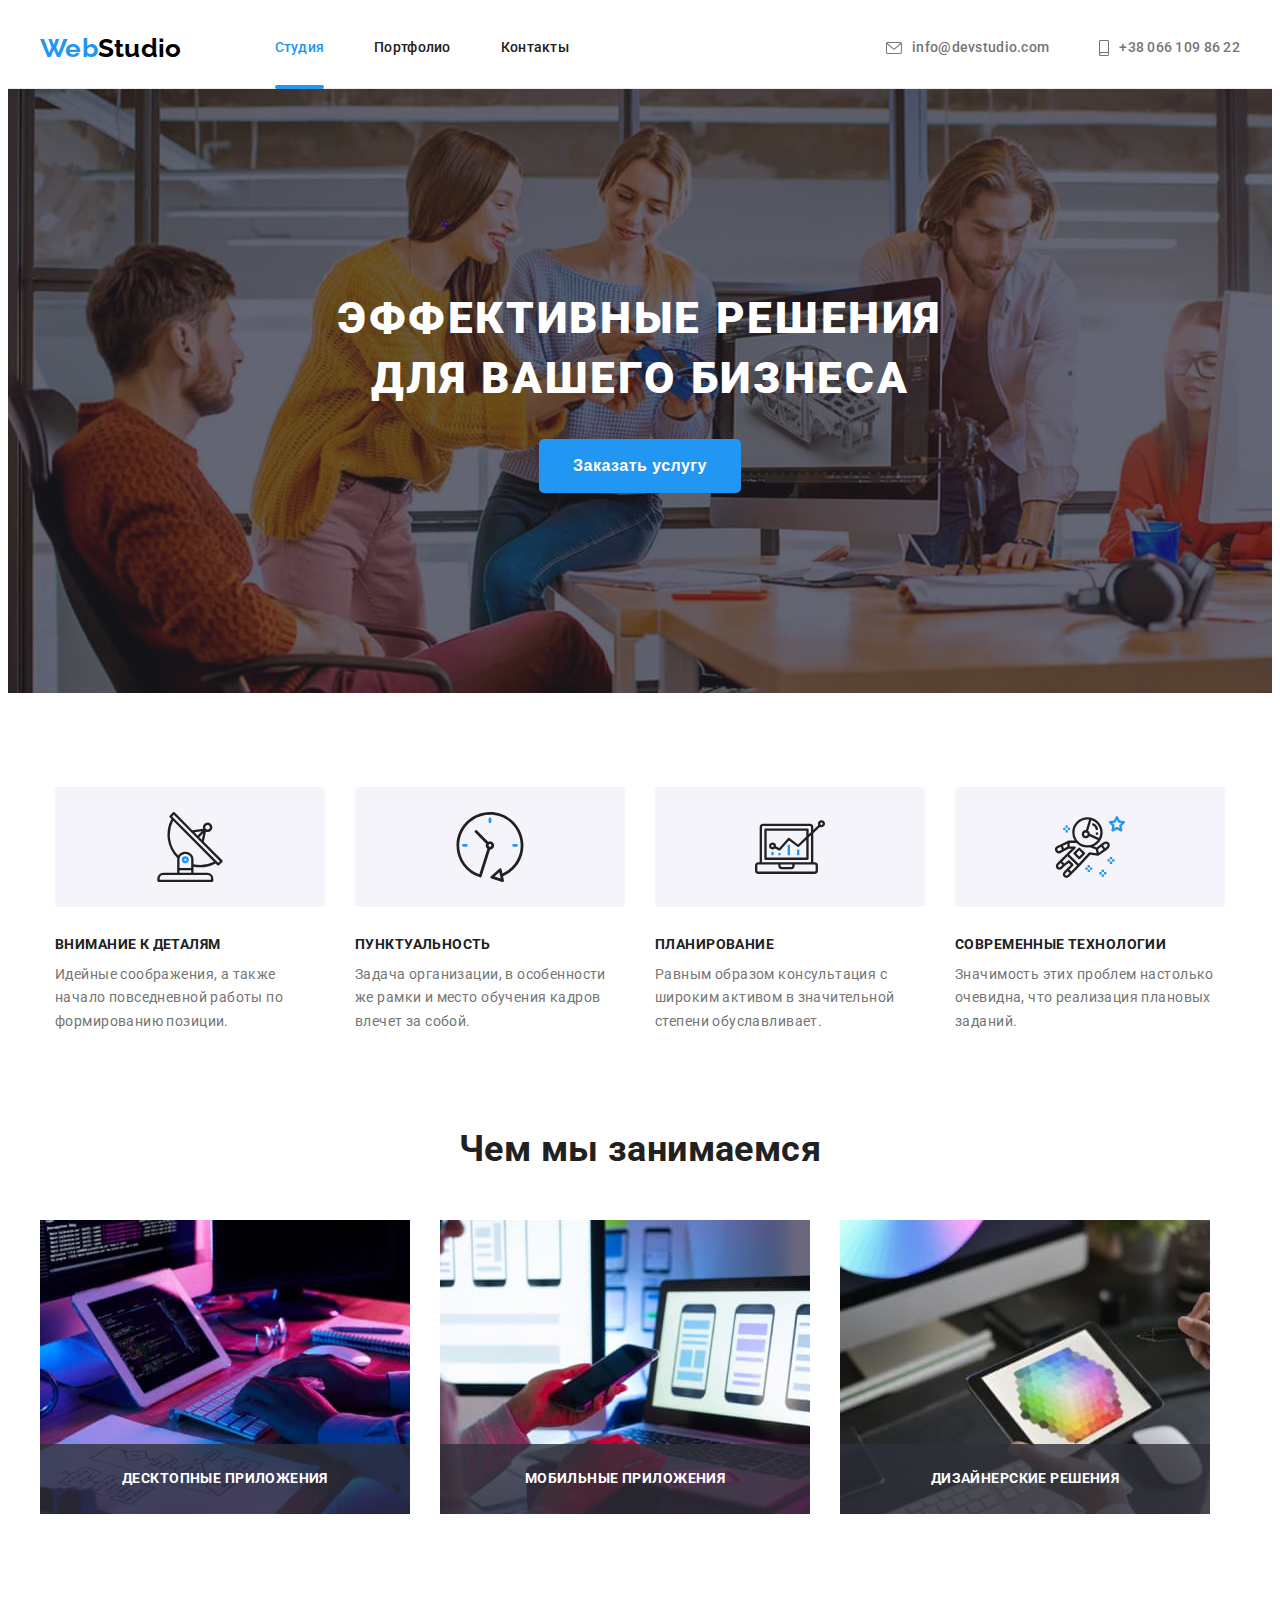
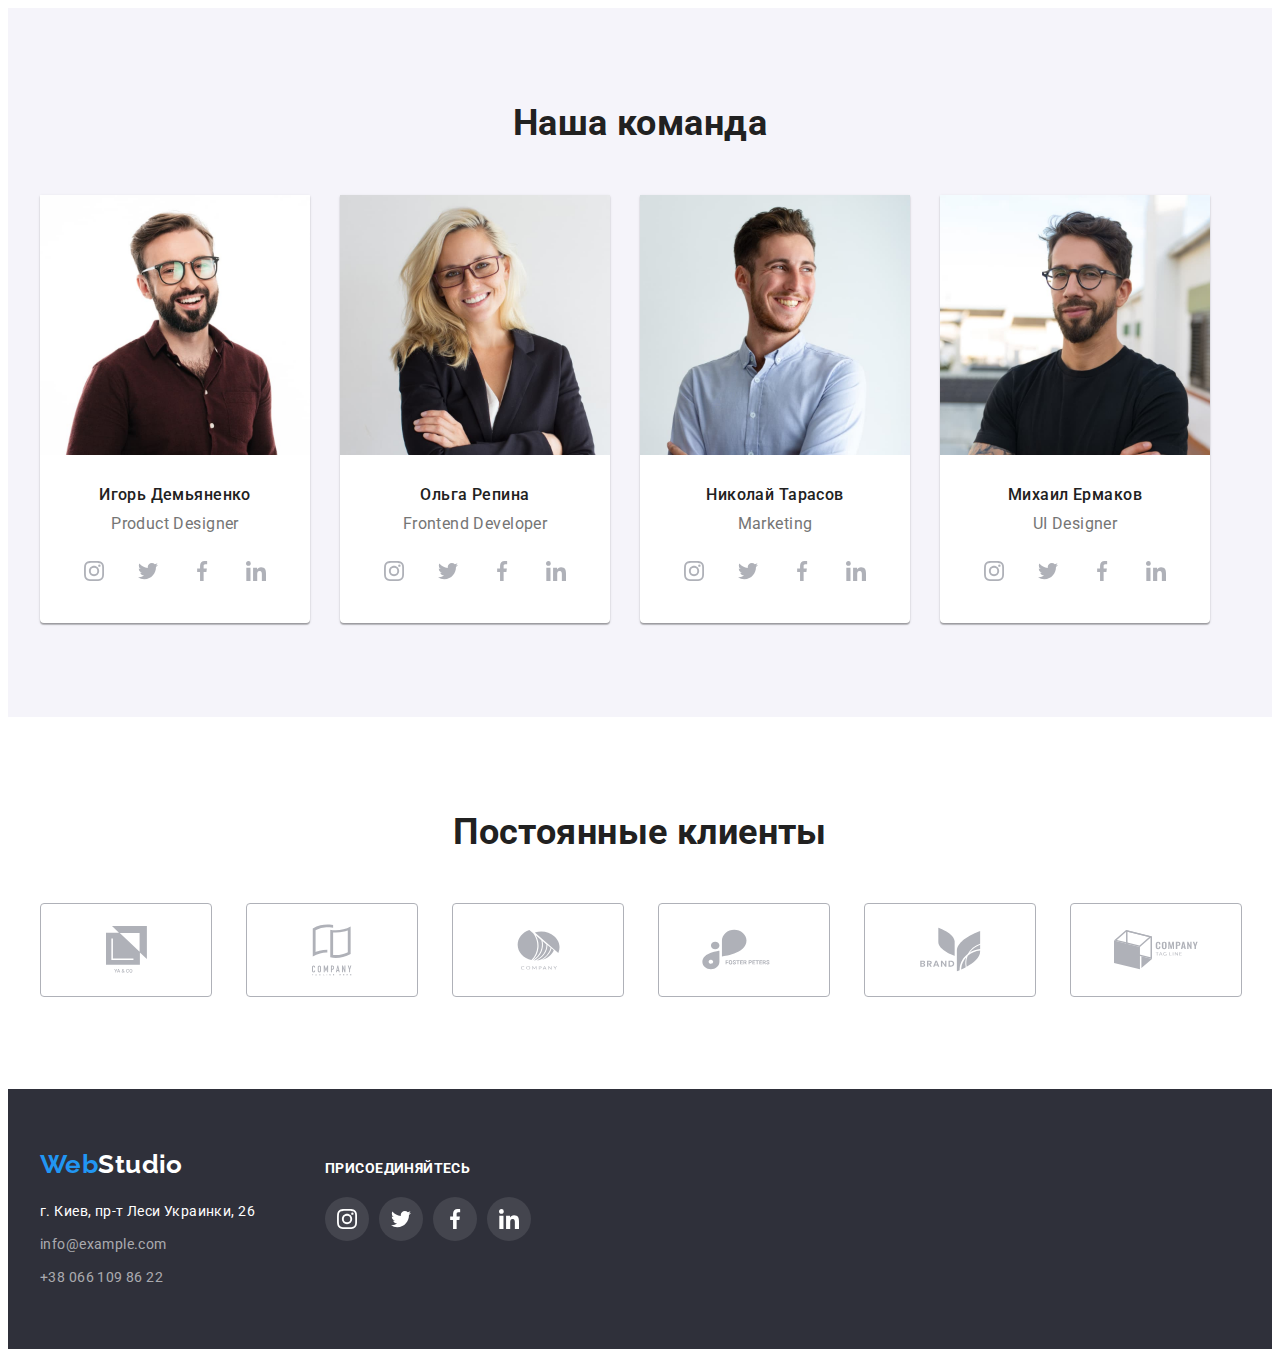
<file: index.html>
<!DOCTYPE html>
<html lang="ru">
  <head>
    <meta charset="UTF-8" />
    <meta http-equiv="X-UA-Compatible" content="IE=edge" />
    <meta name="viewport" content="width=device-width, initial-scale=1.0" />
    <title>Студия</title>

    <link rel="preconnect" href="https://fonts.googleapis.com" />
    <link rel="preconnect" href="https://fonts.gstatic.com" crossorigin />
    <link
      href="https://fonts.googleapis.com/css2?family=Raleway:wght@700&family=Roboto:wght@400;500;700;900&display=swap"
      rel="stylesheet"
    />
    <link
      rel="stylesheet"
      href="https://cdnjs.cloudflare.com/ajax/libs/modern-normalize/1.1.0/modern-normalize.min.css"
      integrity="sha512-wpPYUAdjBVSE4KJnH1VR1HeZfpl1ub8YT/NKx4PuQ5NmX2tKuGu6U/JRp5y+Y8XG2tV+wKQpNHVUX03MfMFn9Q=="
      crossorigin="anonymous"
      referrerpolicy="no-referrer"
    />
    <link rel="stylesheet" href="./css/styles.css" />
  </head>
  <body>
    <!-- Шапка сайта -->
    <header class="line">
      <div class="nav-menu main-menu container">
        <nav class="nav-menu main-menu">
          <a href="./index.html" class="logo"> <span>Web</span>Studio</a>
          <ul class="list menu">
            <li class="item"><a href="./index.html" class="link current">Студия</a></li>
            <li class="item"><a href="./portfolio.html" class="link">Портфолио</a></li>
            <li class="item"><a href="" class="link">Контакты</a></li>
          </ul>
        </nav>
        <!-- <div class="main-menu"> -->
        <!-- </div> -->
        <div class="nav-menu contact-menu">
          <ul class="list group">
            <li class="contact-info">
              <a href="mailto:info@devstudio.com" class="contacts">
                <svg class="contact-icon" height="12" width="16">
                  <use href="./images/icons.svg#icon-envelope"></use>
                </svg>
                info@devstudio.com
              </a>
            </li>
            <li class="contact-info">
              <a href="tel:+380661098622" class="contacts">
                <svg class="contact-icon" height="16" width="10">
                  <use href="./images/icons.svg#icon-smartphone"></use>
                </svg>
                +38 066 109 86 22
              </a>
            </li>
          </ul>
        </div>
      </div>
    </header>
    <main>
      <!-- Герой -->
      <section class="hero section-hero">
        <div class="container">
          <h1 class="hero-title">Эффективные решения для вашего бизнеса</h1>
          <button type="button" class="button order" data-modal-open>Заказать услугу</button>
        </div>
      </section>
      <!-- Особености -->
      <section class="section">
        <div class="container">
          <h2 class="headline visually-hidden">Особености</h2>
          <ul class="list features-flex">
            <li class="features-element">
              <div class="features-icon">
                <svg class="features-item" height="70" width="70">
                  <use href="./images/icons.svg#icon-antenna"></use>
                </svg>
              </div>
              <h3 class="title">Внимание к деталям</h3>
              <p class="text">
                Идейные соображения, а также начало повседневной работы по формированию позиции.
              </p>
            </li>
            <li class="features-element">
              <div class="features-icon">
                <svg class="features-item" height="70" width="70">
                  <use href="./images/icons.svg#icon-clock"></use>
                </svg>
              </div>
              <h3 class="title">Пунктуальность</h3>
              <p class="text">
                Задача организации, в особенности же рамки и место обучения кадров влечет за собой.
              </p>
            </li>
            <li class="features-element">
              <div class="features-icon">
                <svg class="features-item" height="70" width="70">
                  <use href="./images/icons.svg#icon-diagram"></use>
                </svg>
              </div>
              <h3 class="title">Планирование</h3>
              <p class="text">
                Равным образом консультация с широким активом в значительной степени обуславливает.
              </p>
            </li>
            <li class="features-element">
              <div class="features-icon">
                <svg class="features-item" height="70" width="70">
                  <use href="./images/icons.svg#icon-astronaut"></use>
                </svg>
              </div>
              <h3 class="title">Современные технологии</h3>
              <p class="text">
                Значимость этих проблем настолько очевидна, что реализация плановых заданий.
              </p>
            </li>
          </ul>
        </div>
      </section>

      <section class="section hide">
        <div class="container">
          <h2 class="headline">Чем мы занимаемся</h2>
          <ul class="list jobs">
            <li class="example">
              <div class="jobs-thumb">
                <img src="./images/box1.jpg" alt="планшет и клавиатура" />
                <div class="jobs-action">
                  <p class="jobs-text">Десктопные приложения</p>
                </div>
              </div>
            </li>
            <li class="example">
              <div class="jobs-thumb">
                <img src="./images/box2.jpg" alt="мобильный телефон" />
                <div class="jobs-action">
                  <p class="jobs-text">Мобильные приложения</p>
                </div>
              </div>
            </li>
            <li class="example">
              <div class="jobs-thumb">
                <img src="./images/box3.jpg" alt="графический планшет" />
                <div class="jobs-action">
                  <p class="jobs-text">Дизайнерские решения</p>
                </div>
              </div>
            </li>
          </ul>
        </div>
      </section>

      <section class="team section">
        <div class="container">
          <h2 class="headline team">Наша команда</h2>
          <ul class="list teammates">
            <li class="cards">
              <img
                src="./images/person1.jpg"
                alt="фото Игоря Демьяненок"
                width="270"
                height="260"
              />
              <div class="info">
                <h3 class="name">Игорь Демьяненко</h3>
                <p lang="en" class="position">Product Designer</p>
                <ul class="list social-links">
                  <li class="social-bar">
                    <a class="items" href="#"
                      ><svg height="20" width="20">
                        <use href="./images/icons.svg#icon-instagram"></use>
                      </svg>
                    </a>
                  </li>
                  <li class="social-bar">
                    <a class="items" href="#"
                      ><svg height="20" width="20">
                        <use href="./images/icons.svg#icon-twitter"></use>
                      </svg>
                    </a>
                  </li>
                  <li class="social-bar">
                    <a class="items" href="#"
                      ><svg height="20" width="20">
                        <use href="./images/icons.svg#icon-facebook"></use>
                      </svg>
                    </a>
                  </li>
                  <li class="social-bar">
                    <a class="items" href="#"
                      ><svg height="20" width="20">
                        <use href="./images/icons.svg#icon-linkedin"></use>
                      </svg>
                    </a>
                  </li>
                </ul>
              </div>
            </li>
            <li class="cards">
              <img src="./images/person2.jpg" alt="фото Ольги Репиной" width="270" height="260" />
              <div class="info">
                <h3 class="name">Ольга Репина</h3>
                <p lang="en" class="position">Frontend Developer</p>
                <ul class="list social-links">
                  <li class="social-bar">
                    <a class="items" href="#"
                      ><svg height="20" width="20">
                        <use href="./images/icons.svg#icon-instagram"></use>
                      </svg>
                    </a>
                  </li>
                  <li class="social-bar">
                    <a class="items" href="#"
                      ><svg height="20" width="20">
                        <use href="./images/icons.svg#icon-twitter"></use>
                      </svg>
                    </a>
                  </li>
                  <li class="social-bar">
                    <a class="items" href="#"
                      ><svg height="20" width="20">
                        <use href="./images/icons.svg#icon-facebook"></use>
                      </svg>
                    </a>
                  </li>
                  <li class="social-bar">
                    <a class="items" href="#"
                      ><svg height="20" width="20">
                        <use href="./images/icons.svg#icon-linkedin"></use>
                      </svg>
                    </a>
                  </li>
                </ul>
              </div>
            </li>
            <li class="cards">
              <img
                src="./images/person3.jpg"
                alt="фото Николая Тарасова"
                width="270"
                height="260"
              />
              <div class="info">
                <h3 class="name">Николай Тарасов</h3>
                <p lang="en" class="position">Marketing</p>
                <ul class="list social-links">
                  <li class="social-bar">
                    <a class="items" href="#"
                      ><svg height="20" width="20">
                        <use href="./images/icons.svg#icon-instagram"></use>
                      </svg>
                    </a>
                  </li>
                  <li class="social-bar">
                    <a class="items" href="#"
                      ><svg height="20" width="20">
                        <use href="./images/icons.svg#icon-twitter"></use>
                      </svg>
                    </a>
                  </li>
                  <li class="social-bar">
                    <a class="items" href="#"
                      ><svg height="20" width="20">
                        <use href="./images/icons.svg#icon-facebook"></use>
                      </svg>
                    </a>
                  </li>
                  <li class="social-bar">
                    <a class="items" href="#"
                      ><svg height="20" width="20">
                        <use href="./images/icons.svg#icon-linkedin"></use>
                      </svg>
                    </a>
                  </li>
                </ul>
              </div>
            </li>
            <li class="cards">
              <img
                src="./images/person4.jpg"
                alt="фото Михаила Ермакова"
                width="270"
                height="260"
              />
              <div class="info">
                <h3 class="name">Михаил Ермаков</h3>
                <p lang="en" class="position">UI Designer</p>
                <ul class="list social-links">
                  <li class="social-bar">
                    <a class="items" href="#"
                      ><svg height="20" width="20">
                        <use href="./images/icons.svg#icon-instagram"></use>
                      </svg>
                    </a>
                  </li>
                  <li class="social-bar">
                    <a class="items" href="#"
                      ><svg height="20" width="20">
                        <use href="./images/icons.svg#icon-twitter"></use>
                      </svg>
                    </a>
                  </li>
                  <li class="social-bar">
                    <a class="items" href="#"
                      ><svg height="20" width="20">
                        <use href="./images/icons.svg#icon-facebook"></use>
                      </svg>
                    </a>
                  </li>
                  <li class="social-bar">
                    <a class="items" href="#"
                      ><svg height="20" width="20">
                        <use href="./images/icons.svg#icon-linkedin"></use>
                      </svg>
                    </a>
                  </li>
                </ul>
              </div>
            </li>
          </ul>
        </div>
      </section>
      <section class="section">
        <div class="container">
          <h2 class="headline">Постоянные клиенты</h2>
          <ul class="list clients">
            <li class="partners">
              <a class="company-logo" href="#"
                ><svg width="41" height="47">
                  <use href="./images/icons.svg#icon-logo-yaco"></use>
                </svg>
              </a>
            </li>
            <li class="partners">
              <a class="company-logo" href="#"
                ><svg width="40" height="52">
                  <use href="./images/icons.svg#icon-logo-tagline"></use>
                </svg>
              </a>
            </li>
            <li class="partners">
              <a class="company-logo" href="#"
                ><svg width="43" height="41">
                  <use href="./images/icons.svg#icon-logo-company"></use>
                </svg>
              </a>
            </li>
            <li class="partners">
              <a class="company-logo" href="#"
                ><svg width="84" height="41">
                  <use href="./images/icons.svg#icon-logo-foster"></use>
                </svg>
              </a>
            </li>
            <li class="partners">
              <a class="company-logo" href="#"
                ><svg width="63" height="45">
                  <use href="./images/icons.svg#icon-logo-brand"></use>
                </svg>
              </a>
            </li>
            <li class="partners">
              <a class="company-logo" href="#"
                ><svg width="84" height="41">
                  <use href="./images/icons.svg#icon-logo-comtag"></use>
                </svg>
              </a>
            </li>
          </ul>
        </div>
      </section>
    </main>

    <footer class="footer bot">
      <div class="container content">
        <div>
          <a href="./index.html" class="logo-title"> <span class="logo bottom">Web</span>Studio</a>
          <address>
            <ul class="list contacts">
              <li class="address-bottom">
                <a
                  href="https://goo.gl/maps/bymyzsBZVKp1gUPQ6"
                  target="_blank"
                  rel="noopener noreferrer"
                  class="footer"
                  >г. Киев, пр-т Леси Украинки, 26</a
                >
              </li>
              <li class="address-bottom">
                <a href="mailto:info@example.com" class="footer link">info@example.com</a>
              </li>
              <li class="address-bottom">
                <a href="tel:+380661098622" class="footer link">+38 066 109 86 22</a>
              </li>
            </ul>
          </address>
        </div>
        <div class="join-us-section">
          <p class="text">присоединяйтесь</p>
          <ul class="list join-us-links">
            <li class="social-bar">
              <a class="items" href="#"
                ><svg height="20" width="20">
                  <use href="./images/icons.svg#icon-instagram"></use>
                </svg>
              </a>
            </li>
            <li class="social-bar">
              <a class="items" href="#"
                ><svg height="20" width="20">
                  <use href="./images/icons.svg#icon-twitter"></use>
                </svg>
              </a>
            </li>
            <li class="social-bar">
              <a class="items" href="#"
                ><svg height="20" width="20">
                  <use href="./images/icons.svg#icon-facebook"></use>
                </svg>
              </a>
            </li>
            <li class="social-bar">
              <a class="items" href="#"
                ><svg height="20" width="20">
                  <use href="./images/icons.svg#icon-linkedin"></use>
                </svg>
              </a>
            </li>
          </ul>
        </div>
      </div>
    </footer>
    <div class="backdrop is-hidden" data-modal>
      <div class="modal">
        <div class="close-btn">
          <button class="item" data-modal-close>
            <svg height="20" width="20">
              <use href="./images/icons.svg#icon-close-black"></use>
            </svg>
          </button>
        </div>
      </div>
    </div>
    <script src="./js/modal.js"></script>
  </body>
</html>
</file>
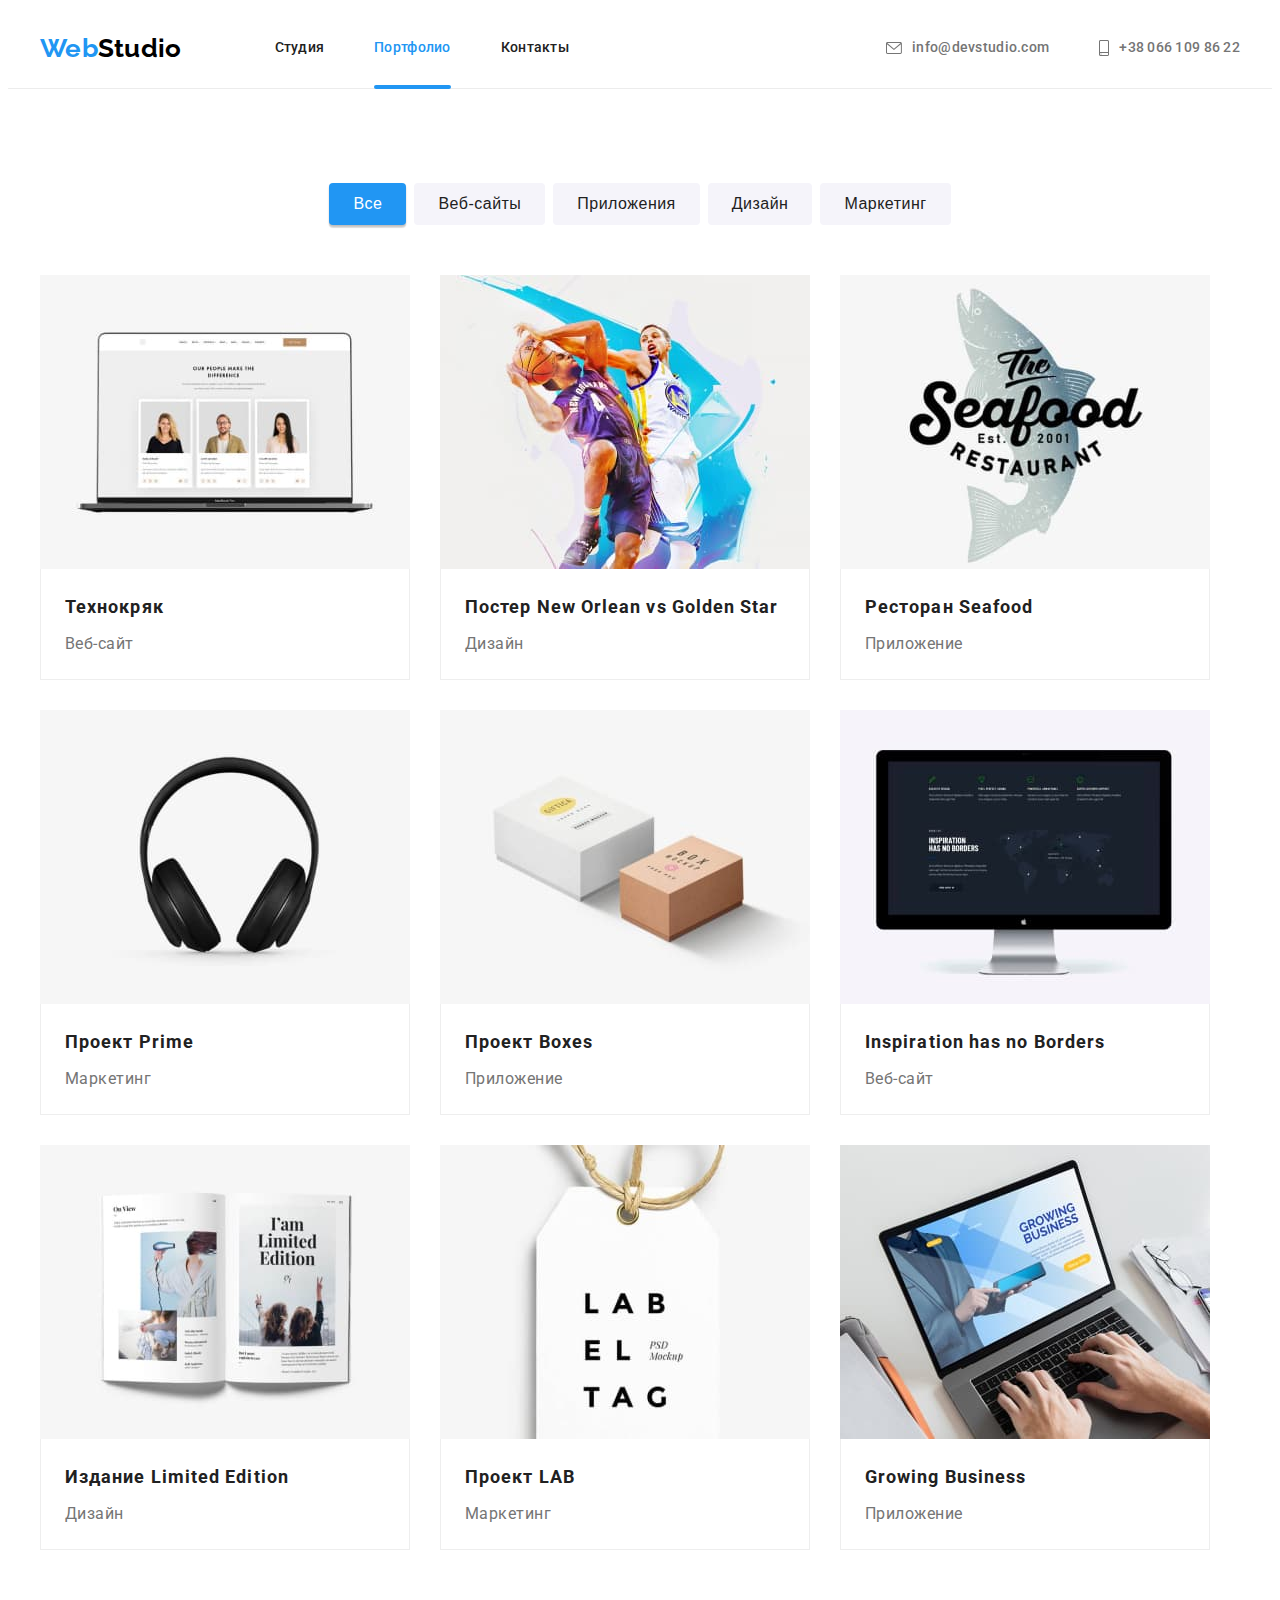
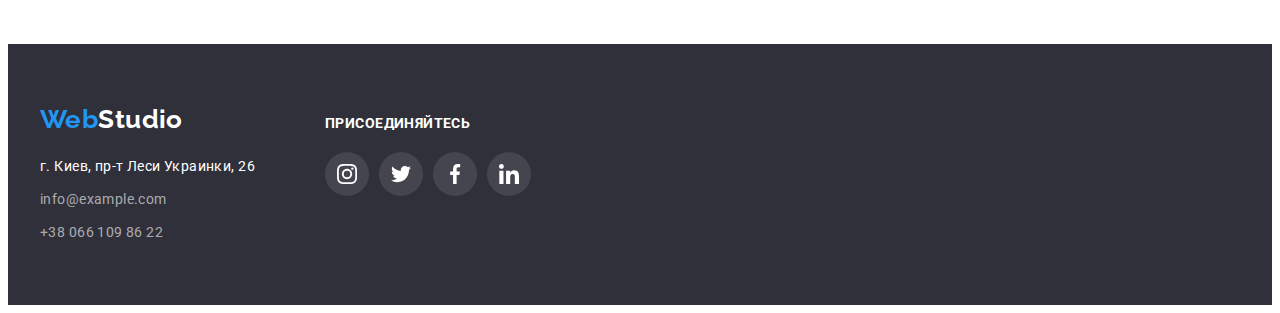
<file: portfolio.html>
<!DOCTYPE html>
<html lang="ru">
  <head>
    <meta charset="UTF-8" />
    <meta http-equiv="X-UA-Compatible" content="IE=edge" />
    <meta name="viewport" content="width=device-width, initial-scale=1.0" />
    <title>Портфолио</title>

    <link rel="preconnect" href="https://fonts.googleapis.com" />
    <link rel="preconnect" href="https://fonts.gstatic.com" crossorigin />
    <link
      href="https://fonts.googleapis.com/css2?family=Raleway:wght@700&family=Roboto:wght@400;500;700;900&display=swap"
      rel="stylesheet"
    />
    <link
      rel="stylesheet"
      href="https://cdnjs.cloudflare.com/ajax/libs/modern-normalize/1.1.0/modern-normalize.min.css"
      integrity="sha512-wpPYUAdjBVSE4KJnH1VR1HeZfpl1ub8YT/NKx4PuQ5NmX2tKuGu6U/JRp5y+Y8XG2tV+wKQpNHVUX03MfMFn9Q=="
      crossorigin="anonymous"
      referrerpolicy="no-referrer"
    />
    <link rel="stylesheet" href="./css/styles.css" />
  </head>
  <body>
    <!-- Шапка сайта -->
    <header class="line">
      <div class="nav-menu main-menu container">
        <nav class="nav-menu main-menu">
          <a href="./index.html" class="logo"> <span>Web</span>Studio</a>
          <ul class="list menu">
            <li class="item"><a href="./index.html" class="link">Студия</a></li>
            <li class="item"><a href="./portfolio.html" class="link current">Портфолио</a></li>
            <li class="item"><a href="" class="link">Контакты</a></li>
          </ul>
        </nav>
        <!-- <div class="main-menu"> -->
        <!-- </div> -->
        <div class="nav-menu contact-menu">
          <ul class="list group">
            <li class="contact-info">
              <a href="mailto:info@devstudio.com" class="contacts">
                <svg class="contact-icon" height="12" width="16">
                  <use href="./images/icons.svg#icon-envelope"></use>
                </svg>
                info@devstudio.com
              </a>
            </li>
            <li class="contact-info">
              <a href="tel:+380661098622" class="contacts">
                <svg class="contact-icon" height="16" width="10">
                  <use href="./images/icons.svg#icon-smartphone"></use>
                </svg>
                +38 066 109 86 22
              </a>
            </li>
          </ul>
        </div>
      </div>
    </header>
    <main>
      <!--main-->
      <!--button section-->
      <!-- <section>
        
      </section> -->
      <!-- Our projects -->
      <section class="section">
        <div class="container">
          <ul class="list filtres">
            <li class="type"><button type="button" class="button select">Все</button></li>
            <li class="type"><button type="button" class="button">Веб-сайты</button></li>
            <li class="type"><button type="button" class="button">Приложения</button></li>
            <li class="type"><button type="button" class="button">Дизайн</button></li>
            <li class="type"><button type="button" class="button">Маркетинг</button></li>
          </ul>
          <h1 class="headline visually-hidden">Наши проекты</h1>
          <ul class="list portfolio-filtration">
            <li class="portfolio-item">
              <a href="" class="portfolio-link">
                <div class="portfolio-thumb">
                  <img
                    src="./images/technokrak-website.jpg"
                    alt="Открытая страница сайта на ноутбуке"
                    class="project-img"
                    height="294"
                    width="370"
                  />
                  <p class="portfolio-actions">
                    Ресурс предлагает комплексные предложения с разным уровнем функционала и
                    сервисов. Все это позволит посетителю получить исчерпывающие сведения о компании
                    или частном лице.
                  </p>
                </div>
                <div class="card">
                  <h2 class="projects">Технокряк</h2>
                  <p class="projects description">Веб-сайт</p>
                </div>
              </a>
            </li>
            <li class="portfolio-item">
              <a href="" class="portfolio-link">
                <div class="portfolio-thumb">
                  <img
                    src="./images/basketball-poster.jpg"
                    alt="Постер с изображением 2х баскетболистов"
                    height="294"
                    width="370"
                    class="project-img"
                  />
                  <p class="portfolio-actions">
                    Ресурс предлагает комплексные предложения с разным уровнем функционала и
                    сервисов. Все это позволит посетителю получить исчерпывающие сведения о компании
                    или частном лице.
                  </p>
                </div>
                <div class="card">
                  <h2 class="projects">Постер New Orlean vs Golden Star</h2>
                  <p class="projects description">Дизайн</p>
                </div>
              </a>
            </li>
            <li class="portfolio-item">
              <a href="" class="portfolio-link">
                <div class="portfolio-thumb">
                  <img
                    src="./images/seafood-restaurant.jpg"
                    alt="Логотип приложения ресторана"
                    height="294"
                    width="370"
                    class="project-img"
                  />
                  <p class="portfolio-actions">
                    Ресурс предлагает комплексные предложения с разным уровнем функционала и
                    сервисов. Все это позволит посетителю получить исчерпывающие сведения о компании
                    или частном лице.
                  </p>
                </div>
                <div class="card">
                  <h2 class="projects">Ресторан Seafood</h2>
                  <p class="projects description">Приложение</p>
                </div>
              </a>
            </li>
            <li class="portfolio-item">
              <a href="" class="portfolio-link">
                <div class="portfolio-thumb">
                  <img
                    src="./images/headset.jpg"
                    alt="Наушники"
                    height="294"
                    width="370"
                    class="project-img"
                  />
                  <p class="portfolio-actions">
                    Ресурс предлагает комплексные предложения с разным уровнем функционала и
                    сервисов. Все это позволит посетителю получить исчерпывающие сведения о компании
                    или частном лице.
                  </p>
                </div>
                <div class="card">
                  <h2 class="projects">Проект Prime</h2>
                  <p class="projects description">Маркетинг</p>
                </div>
              </a>
            </li>
            <li class="portfolio-item">
              <a href="" class="portfolio-link">
                <div class="portfolio-thumb">
                  <img
                    src="./images/boxes.jpg"
                    alt="Две коробки"
                    height="294"
                    width="370"
                    class="project-img"
                  />
                  <p class="portfolio-actions">
                    Ресурс предлагает комплексные предложения с разным уровнем функционала и
                    сервисов. Все это позволит посетителю получить исчерпывающие сведения о компании
                    или частном лице.
                  </p>
                </div>
                <div class="card">
                  <h2 class="projects">Проект Boxes</h2>
                  <p class="projects description">Приложение</p>
                </div>
              </a>
            </li>
            <li class="portfolio-item">
              <a href="" class="portfolio-link">
                <div class="portfolio-thumb">
                  <img
                    src="./images/website-onimac.jpg"
                    alt="Содержимое веб страницы на iMac"
                    height="294"
                    width="370"
                    class="project-img"
                  />
                  <p class="portfolio-actions">
                    Ресурс предлагает комплексные предложения с разным уровнем функционала и
                    сервисов. Все это позволит посетителю получить исчерпывающие сведения о компании
                    или частном лице.
                  </p>
                </div>
                <div class="card">
                  <h2 class="projects">Inspiration has no Borders</h2>
                  <p class="projects description">Веб-сайт</p>
                </div>
              </a>
            </li>
            <li class="portfolio-item">
              <a href="" class="portfolio-link">
                <div class="portfolio-thumb">
                  <img
                    src="./images/limited-book.jpg"
                    alt="Открытая книга"
                    height="294"
                    width="370"
                    class="project-img"
                  />
                  <p class="portfolio-actions">
                    Ресурс предлагает комплексные предложения с разным уровнем функционала и
                    сервисов. Все это позволит посетителю получить исчерпывающие сведения о компании
                    или частном лице.
                  </p>
                </div>
                <div class="card">
                  <h2 class="projects">Издание Limited Edition</h2>
                  <p class="projects description">Дизайн</p>
                </div>
              </a>
            </li>
            <li class="portfolio-item">
              <a href="" class="portfolio-link">
                <div class="portfolio-thumb">
                  <img
                    src="./images/tag.jpg"
                    alt="Бирка"
                    height="294"
                    width="370"
                    class="project-img"
                  />
                  <p class="portfolio-actions">
                    Ресурс предлагает комплексные предложения с разным уровнем функционала и
                    сервисов. Все это позволит посетителю получить исчерпывающие сведения о компании
                    или частном лице.
                  </p>
                </div>
                <div class="card">
                  <h2 class="projects">Проект LAB</h2>
                  <p class="projects description">Маркетинг</p>
                </div>
              </a>
            </li>
            <li class="portfolio-item">
              <a href="" class="portfolio-link">
                <div class="portfolio-thumb">
                  <img
                    src="./images/app-onnotebook.jpg"
                    alt="Ноутбук с приложением Growing Business"
                    height="294"
                    width="370"
                    class="project-img"
                  />
                  <p class="portfolio-actions">
                    Ресурс предлагает комплексные предложения с разным уровнем функционала и
                    сервисов. Все это позволит посетителю получить исчерпывающие сведения о компании
                    или частном лице.
                  </p>
                </div>
                <div class="card">
                  <h2 class="projects">Growing Business</h2>
                  <p class="projects description">Приложение</p>
                </div>
              </a>
            </li>
          </ul>
        </div>
      </section>
    </main>

    <footer class="footer bot">
      <div class="container content">
        <div>
          <a href="./index.html" class="logo-title"> <span class="logo bottom">Web</span>Studio</a>
          <address>
            <ul class="list contacts">
              <li class="address-bottom">
                <a
                  href="https://goo.gl/maps/bymyzsBZVKp1gUPQ6"
                  target="_blank"
                  rel="noopener noreferrer"
                  class="footer"
                  >г. Киев, пр-т Леси Украинки, 26</a
                >
              </li>
              <li class="address-bottom">
                <a href="mailto:info@example.com" class="footer link">info@example.com</a>
              </li>
              <li class="address-bottom">
                <a href="tel:+380661098622" class="footer link">+38 066 109 86 22</a>
              </li>
            </ul>
          </address>
        </div>
        <div class="join-us-section">
          <p class="text">присоединяйтесь</p>
          <ul class="list join-us-links">
            <li class="social-bar">
              <a class="items" href="#"
                ><svg height="20" width="20">
                  <use href="./images/icons.svg#icon-instagram"></use>
                </svg>
              </a>
            </li>
            <li class="social-bar">
              <a class="items" href="#"
                ><svg height="20" width="20">
                  <use href="./images/icons.svg#icon-twitter"></use>
                </svg>
              </a>
            </li>
            <li class="social-bar">
              <a class="items" href="#"
                ><svg height="20" width="20">
                  <use href="./images/icons.svg#icon-facebook"></use>
                </svg>
              </a>
            </li>
            <li class="social-bar">
              <a class="items" href="#"
                ><svg height="20" width="20">
                  <use href="./images/icons.svg#icon-linkedin"></use>
                </svg>
              </a>
            </li>
          </ul>
        </div>
      </div>
    </footer>
  </body>
</html>
</file>
<file: css/styles.css>
/* основной цвет #212121 */
/* вторичный #757575 */
/* белый #FFFFFF 
белый футер мейл телефон color: rgba(255, 255, 255, 0.6);
*/
/* акцент #2196F3 */
/* вторичный цвет фона #F5F4FA */
/* линия в хедере #ECECEC */
/* линия для портфолио*/

/*cubic-bezier(0.4, 0, 0.2, 1)*/

:root {
  --primary-text-color: #212121;
  --secondary-text-color: #757575;
  --accent-color: #2196f3;
  --butons-text-color: #ffffff;
  --contacts-text-color: rgba(255, 255, 255, 0.6);
  --primary-white-color: #ffffff;
  --secondary-white-color: #f5f4fa;
  --primary-logo-color: #000000;
  --header-line-color: #ececec;
  --primary-icon-color: #afb1b8;
  --border-portfolio-color: #eeeeee;
  --hero-gradient: rgba(47, 48, 58, 0.4);
  --animation-timimg: 250ms;
  --animation-function: cubic-bezier(0.4, 0, 0.2, 1);
}

.list {
  list-style: none;
  margin: 0;
  padding: 0;
}

img {
  display: block;
  max-width: 100%;
  height: auto;
}

/* Body */

body {
  background-color: var(--primary-white-color);
  color: var(--primary-text-color);
  font-family: 'Roboto', sans-serif;
  letter-spacing: 0.03em;
  font-size: 14px;
  font-weight: 400;
  font-style: normal;
}

/* container */

.container {
  width: 1200px;
  padding-left: 15px;
  padding-right: 15px;
  margin-left: auto;
  margin-right: auto;
  /* outline: 1px solid tomato; */
}

.section {
  padding-top: 94px;
  padding-bottom: 94px;
}

.section-hero {
  padding: 200px 0;
}

.section.hide {
  padding-top: 0;
}

/* .section + .section {
  padding-top: 0;
} */

/* Logo */

.logo {
  color: var(--primary-logo-color);
  font-family: 'Raleway', sans-serif;
  text-decoration: none;
  font-weight: 700;
  font-size: 26px;
  line-height: 1.19;

  display: block;
  margin-right: 93px;
  padding-top: 24px;
  padding-bottom: 24px;
}

.logo.bottom {
  display: inline-block;
  margin-right: 0;
  padding: 0%;
}

.logo span {
  color: var(--accent-color);
}

/* title */

.headline {
  font-weight: 700;
  font-size: 36px;
  line-height: 1.17;
  text-align: center;
  margin-bottom: 50px;
  margin-top: 0;
}

.headline.team {
  padding: 0;
  margin-bottom: 50px;
}

.visually-hidden {
  position: absolute;
  width: 1px;
  height: 1px;
  margin: -1px;
  border: 0;
  padding: 0;
  white-space: nowrap;
  clip-path: inset(100%);
  clip: rect(0 0 0 0);
  overflow: hidden;
}

/* list */

.list .text {
  color: var(--secondary-text-color);
  font-size: 14px;
  line-height: 1.71;

  margin-top: 0;
  margin-bottom: 0;
}

.list .name {
  font-weight: 500;
  font-size: 16px;
  line-height: 1.19;
  text-align: center;
  margin: 0;
  /* margin-top: 30px;*/
  margin-bottom: 10px;
}

.list .position {
  color: var(--secondary-text-color);
  font-size: 16px;
  line-height: 1.19;
  text-align: center;
  margin: 0;
  margin-bottom: 16px;
}

/* Header line */

.line {
  border-bottom: 1px solid var(--header-line-color);
}

/* Nav bar */

.nav-menu {
  font-weight: 500;
  font-size: 14px;
  line-height: 1.14;
  letter-spacing: 0.02em;
}

.nav-menu.main-menu {
  display: flex;
  align-items: center;
  justify-content: flex-start;
  margin-right: auto;
}

.nav-menu.contact-menu {
  display: flex;
  align-items: center;
  justify-content: flex-start;
  margin-right: 0;
}

.nav-menu .link {
  display: block;
  padding-top: 32px;
  padding-bottom: 32px;

  color: var(--primary-text-color);
  text-decoration: none;

  transition: color var(--animation-timimg) var(--animation-function);
}

.nav-menu .item {
  margin-right: 50px;
}

.nav-menu .item:last-child {
  margin-right: 0;
}

.nav-menu .contacts {
  color: var(--secondary-text-color);
  fill: var(--secondary-text-color);
  text-decoration: none;

  align-items: center;
  justify-content: center;
  padding: 32px 0px;
  display: flex;
  transition: color var(--animation-timimg) var(--animation-function),
    fill var(--animation-timimg) var(--animation-function);
}

.nav-menu .link.current {
  color: var(--accent-color);
  position: relative;
  transition: color var(--animation-timimg) var(--animation-function);
}

.link.current::after {
  content: '';
  position: absolute;
  display: block;
  bottom: -1px;

  width: 100%;
  height: 4px;
  border-radius: 2px;
  background-color: var(--accent-color);
}

.nav-menu .link:hover,
.nav-menu .link:focus,
.nav-menu .contacts:hover,
.nav-menu .contacts:focus {
  color: var(--accent-color);
  fill: var(--accent-color);
}

.menu {
  display: flex;
  margin-right: auto;
}

.group {
  display: flex;
  align-items: center;
  justify-content: center;
}

.group .contact-info {
  margin-right: 50px;
}

.group .contact-info:last-child {
  margin-right: 0;
}

/* .contact-flex {
  display: flex;
  align-items: center;
} */

/* .contact-item:nth-last-child() {
  margin-right: 50px;
} */

.backdrop {
  position: fixed;
  top: 0;
  left: 0;
  width: 100%;
  height: 100%;
  background-color: rgba(0, 0, 0, 0.2);
  opacity: 1;
  visibility: visible;
  transition: opacity var(--animation-timimg) var(--animation-function),
    visibility var(--animation-timimg) var(--animation-function);
}

.backdrop.is-hidden {
  opacity: 0;
  pointer-events: none;
  visibility: hidden;
}

.backdrop.is-hidden .modal {
  transform: translate(-50%, -50%) scale(0.9);
}

.modal {
  position: absolute;
  top: 50%;
  left: 50%;
  transform: translate(-50%, -50%) scale(1);

  height: 581px;
  width: 528px;
  background-color: var(--primary-white-color);

  transition: transform var(--animation-timimg) var(--animation-function);
}

.close-btn {
  display: flex;
  justify-content: flex-end;
  margin-top: 8px;
  margin-right: 8px;
}

.close-btn > .item {
  cursor: pointer;
  display: flex;
  width: 30px;
  height: 30px;
  justify-content: center;
  justify-items: center;
  align-items: center;
  border-radius: 50%;
  border: 1px solid rgba(0, 0, 0, 0.1);
  background: var(--primary-white-color);
}

/* Hero */

.hero {
  max-width: 1600px;
  background-color: #2f303a;
  text-align: center;
  letter-spacing: 0.06em;
  background-image: linear-gradient(to right, var(--hero-gradient), var(--hero-gradient)),
    url(../images/Image.jpg);
  background-repeat: no-repeat;
  background-size: cover;
  margin: 0 auto;
}

.hero-title {
  color: var(--primary-white-color);
  font-weight: 900;
  font-size: 44px;
  line-height: 1.36;
  text-align: center;
  letter-spacing: 0.06em;
  text-transform: uppercase;
  max-width: 696px;

  margin: 0 auto;
  margin-bottom: 30px;
}

/* features */

.features-flex {
  display: flex;
  justify-content: center;
}

.features-element {
  margin-right: 30px;
  width: 270px;
}

.features-element:last-child {
  margin-right: 0;
}

.features-icon {
  background-color: var(--secondary-white-color);
  border-radius: 4px;
  width: 270px;
  height: 120px;
  margin-bottom: 30px;
  display: flex;
  justify-content: center;
  justify-items: center;
  align-items: center;
}

/* .features-icon > .features-item {
} */

.list .title {
  font-weight: 700;
  font-size: 14px;
  line-height: 1.14;
  text-transform: uppercase;

  margin-top: 0;
  margin-bottom: 10px;
}

.list.contacts {
  line-height: 1.71;
  font-style: normal;
}

.list.social-links {
  display: flex;
  justify-content: center;
  justify-items: center;
  /* max-width: 206px; */
}

.social-links .social-bar {
  margin-right: 10px;
  /* width: 44px;
  height: 44px; */
}

.social-links .social-bar:last-child {
  margin-right: 0px;
}

.social-links .items {
  display: flex;
  width: 44px;
  height: 44px;
  justify-content: center;
  justify-items: center;
  align-items: center;
  border-radius: 50%;
  fill: var(--primary-icon-color);
  transition: fill var(--animation-timimg) var(--animation-function),
    background-color var(--animation-timimg) var(--animation-function);
}

.social-links .items:hover,
.social-links .items:focus {
  background-color: var(--accent-color);
  fill: var(--butons-text-color);
}

/* jobs */

.jobs {
  display: flex;
}

.jobs .example {
  position: relative;
  margin-right: 30px;
  display: block;
}

.jobs .example:last-child {
  margin-right: 0;
}

.jobs-thumb {
  position: relative;
  overflow: hidden;
}

.jobs-action {
  position: absolute;
  content: '';
  bottom: 0;
  left: 0;
  width: 100%;
  height: 70px;
  display: flex;
  justify-content: center;
  align-items: center;
  background: rgba(47, 48, 58, 0.8);
}

.jobs-text {
  margin: 0;
  color: var(--primary-white-color);
  font-weight: 700;
  font-size: 14px;
  line-height: 1.14;
  text-transform: uppercase;
}

/* team */

.team {
  background-color: var(--secondary-white-color);
}

.teammates {
  display: flex;
}

.team .cards {
  margin-right: 30px;
  background-color: var(--primary-white-color);
  box-shadow: 0px 1px 3px rgba(0, 0, 0, 0.12), 0px 1px 1px rgba(0, 0, 0, 0.14),
    0px 2px 1px rgba(0, 0, 0, 0.2);
  border-radius: 0px 0px 4px 4px;
}

.team .cards:last-child {
  margin-right: 0;
}

.team .info {
  display: block;
  padding: 30px 0;
}

/* partners */

.clients {
  display: flex;
  justify-content: space-between;
  justify-items: center;
  align-items: center;
}

.partners {
  display: block;
  width: 170px;
  height: 92px;
}

.partners:last-child {
  margin-right: 0;
}

.partners > .company-logo {
  display: flex;
  width: 170px;
  height: 92px;
  justify-content: center;
  justify-items: center;
  align-items: center;
  fill: var(--primary-icon-color);
  border: 1px solid var(--primary-icon-color);
  border-radius: 4px;
  /* margin-right: 30px; */
  outline: transparent;

  transition: fill var(--animation-timimg) var(--animation-function),
    border-color var(--animation-timimg) var(--animation-function);
}

.partners:hover,
.partners:focus,
.company-logo:focus,
.company-logo:hover {
  fill: var(--accent-color);
  border-color: var(--accent-color);
}

/* buttons */

.button {
  color: var(--primary-text-color);
  background-color: var(--secondary-white-color);
  font-style: normal;
  font-weight: 500;
  font-size: 16px;
  line-height: 1.63;
  text-align: center;
  letter-spacing: 0.03em;

  padding-top: 6px;
  padding-bottom: 6px;
  padding-left: 22px;
  padding-right: 22px;

  border-radius: 4px;
  border-color: transparent;

  cursor: pointer;
  transition: color var(--animation-timimg) var(--animation-function),
    background-color var(--animation-timimg) var(--animation-function),
    box-shadow var(--animation-timimg) var(--animation-function);
}

.button.select {
  color: var(--butons-text-color);
  background-color: var(--accent-color);
  box-shadow: 0px 3px 1px rgba(0, 0, 0, 0.1), 0px 1px 2px rgba(0, 0, 0, 0.08),
    0px 2px 2px rgba(0, 0, 0, 0.12);
}

.button:hover,
.button:focus {
  color: var(--butons-text-color);
  background-color: var(--accent-color);
  box-shadow: 0px 3px 1px rgba(0, 0, 0, 0.1), 0px 1px 2px rgba(0, 0, 0, 0.08),
    0px 2px 2px rgba(0, 0, 0, 0.12);
}

.button.primary {
  color: var(--butons-text-color);
  background-color: var(--accent-color);
}

.button.order {
  color: var(--butons-text-color);
  background-color: var(--accent-color);
  font-weight: 700;
  font-size: 16px;
  line-height: 1.87;

  border-radius: 5px;
  padding: 10px 32px;
  align-items: center;
  text-align: center;
}

.footer {
  color: var(--primary-white-color);
  background-color: #2f303a;
  text-decoration: none;
  transition: color var(--animation-timimg) var(--animation-function);
}

.footer.bot {
  padding: 60px 0;
}

.footer > .content {
  display: flex;
  align-items: baseline;
}

.join-us-section {
  margin-left: 70px;
  display: flex;
  flex-direction: column;
}

.join-us-section > .text {
  font-family: 'Roboto';
  font-style: normal;
  font-weight: 700;
  font-size: 14px;
  line-height: 1.14;
  letter-spacing: 0.03em;
  text-transform: uppercase;
  color: var(--primary-white-color);
  margin: 0;
  margin-bottom: 20px;
}

.join-us-links {
  display: flex;
}

.join-us-links > .social-bar {
  margin-right: 10px;
  /* width: 44px;
  height: 44px; */
}

.join-us-links > .social-bar:last-child {
  margin-right: 0px;
}

.join-us-links .items {
  display: flex;
  width: 44px;
  height: 44px;
  justify-content: center;
  justify-items: center;
  align-items: center;
  border-radius: 50%;
  background: rgba(255, 255, 255, 0.1);
  fill: var(--primary-white-color);
  transition: background-color var(--animation-timimg) var(--animation-function);
}

.join-us-links .items:focus,
.join-us-links .items:hover {
  background-color: var(--accent-color);
}

.address-bottom {
  margin-bottom: 9px;
}

.address-bottom:nth-last-child(1) {
  margin-bottom: 0;
}

.logo-title {
  color: var(--primary-white-color);
  font-family: Raleway;
  font-weight: 700;
  font-size: 26px;
  line-height: 1.19;
  text-decoration: none;

  display: inline-block;
  margin-bottom: 20px;
  transition: color var(--animation-timimg) var(--animation-function);
}

.logo-title > .logo {
  color: var(--accent-color);
}
.footer.link {
  color: var(--contacts-text-color);
  transition: color var(--animation-timimg) var(--animation-function);
}

.footer:hover,
.footer:focus,
.logo-title:focus,
.logo-title:hover {
  color: var(--accent-color);
}

.filtres {
  display: flex;
  justify-content: center;
  margin-bottom: 50px;
}

.filtres > .type {
  margin-right: 8px;
}

.filtres > .type:last-child {
  margin-right: 0;
}

.portfolio-filtration {
  display: flex;
  flex-wrap: wrap;
  margin: -15px;
}

.portfolio-item {
  /* width: calc((100% - 60px) / 3); */
  width: 370px;
  margin: 15px;
  /* overflow: hidden; */
}

.portfolio-link {
  display: block;
  position: relative;
  /* overflow: hidden; */
  text-decoration: none;
  color: var(--primary-text-color);
  transition: box-shadow var(--animation-timimg) var(--animation-function);
}

.portfolio-thumb {
  position: relative;
  overflow: hidden;
}

.portfolio-thumb::before {
  display: inline-block;
  content: '';
  position: absolute;
  /* overflow: hidden; */
  top: 0;
  left: 0;
  width: 100%;
  height: 100%;
  background-color: var(--accent-color);
  opacity: 0;
  z-index: 1;
  transform: translateY(100%);
  transition: transform var(--animation-timimg) var(--animation-function),
    opacity var(--animation-timimg) var(--animation-function);
}

.portfolio-actions {
  position: absolute;
  overflow: hidden;
  top: 0;
  left: 0;
  margin: 0;
  padding: 63px 24px;
  opacity: 0;
  z-index: 2;
  font-size: 18px;
  line-height: 1.56;
  color: var(--primary-white-color);
  transform: translateY(100%);
  transition: transform var(--animation-timimg) var(--animation-function),
    opacity var(--animation-timimg) var(--animation-function);
}

.portfolio-link:hover,
.portfolio-link:focus {
  box-shadow: 0px 1px 1px rgba(0, 0, 0, 0.12), 0px 4px 4px rgba(0, 0, 0, 0.06),
    1px 4px 6px rgba(0, 0, 0, 0.16);
}

.portfolio-link:hover .portfolio-thumb::before,
.portfolio-link:focus .portfolio-thumb::before {
  transform: translateY(0);
  opacity: 0.9;
  z-index: 1;
}

.portfolio-link:hover .portfolio-actions,
.portfolio-link:focus .portfolio-actions {
  opacity: 1;
  /* top: 0;
  left: 0; */
  transform: translateY(0);
}

.portfolio-overlay {
  position: absolute;
  width: 100%;
  height: 100%;
}

.project-img {
  display: block;
  max-width: 100%;
  height: auto;
}

.card {
  /* position: relative; */
  border: 1px solid var(--border-portfolio-color);
  border-top: 0;
  padding: 20px 24px;
  z-index: 2;
}

/* 0.2
.portfolio-filtration > .item:nth-child(3n + 1) {
  margin-left: 0;
}

.portfolio-filtration > .item:nth-child(3n + 3) {
  margin-right: 0;
} */

/* ver 0.1

.portfolio-filtration > .item:nth-child(3n) {
  margin-right: 0;
}

.portfolio-filtration > .item:nth-last-child(-n + 3) {
  margin-bottom: 0;
} */

.projects {
  font-weight: 700;
  font-size: 18px;
  line-height: 2;
  letter-spacing: 0.06em;
  margin-bottom: 4px;
  margin-top: 0;
}

.projects.description {
  font-weight: 400;
  font-size: 16px;
  line-height: 1.87;
  letter-spacing: 0.03em;
  color: var(--secondary-text-color);
  margin-top: 0;
  margin-bottom: 0px;
}

.contact-icon {
  margin-right: 10px;
}

/* 
.feature-list .text {
  color: var(--secondary-text-color);
  list-style: none;
} */
</file>
